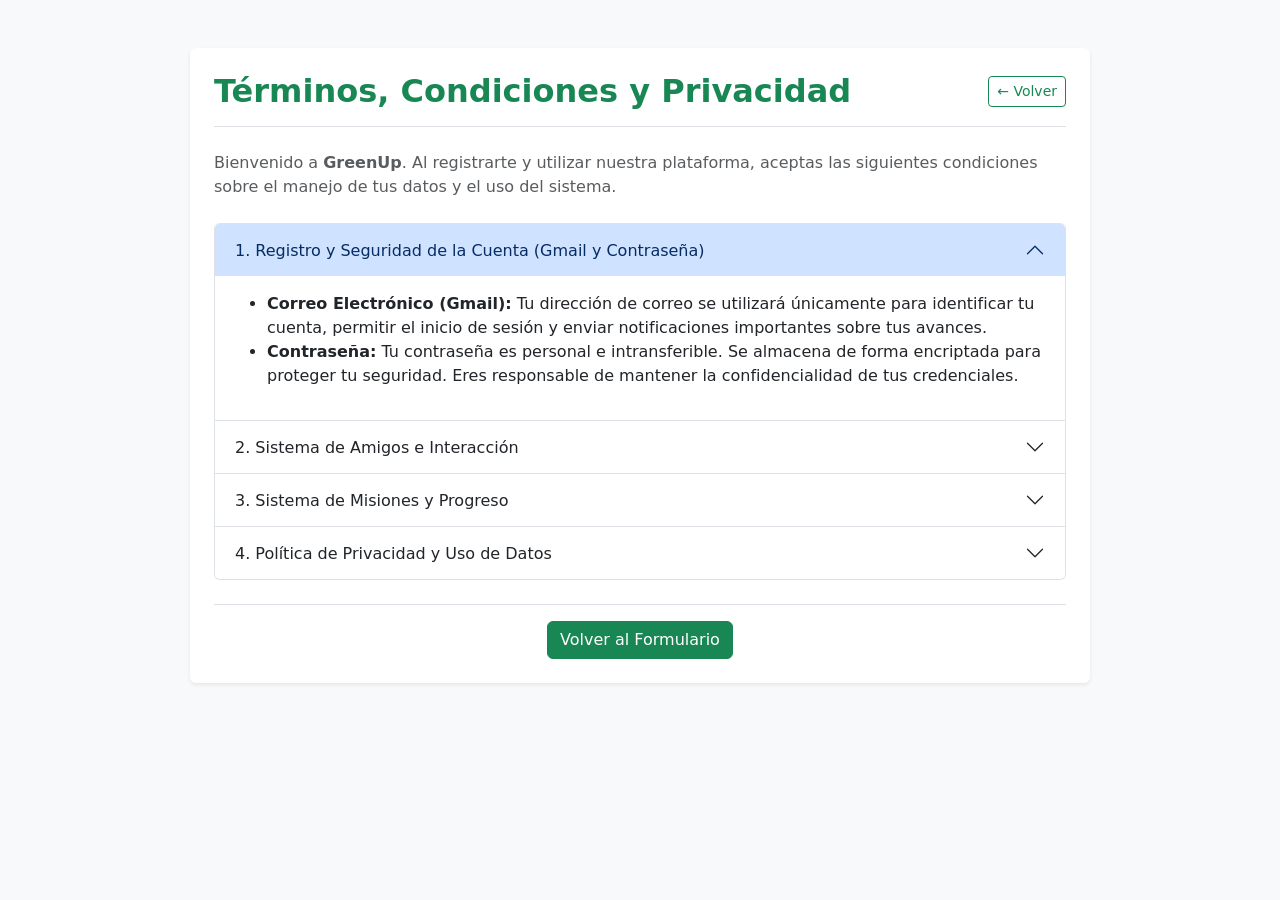
<file: Green_UpV1/terminos.html>
<!DOCTYPE html>
<html lang="es">
<head>
    <meta charset="UTF-8">
    <meta name="viewport" content="width=device-width, initial-scale=1.0">
    <title>Términos y Privacidad - GreenUp</title>
    <!-- CSS de Bootstrap -->
    <link href="https://cdn.jsdelivr.net/npm/bootstrap@5.3.0/dist/css/bootstrap.min.css" rel="stylesheet">
</head>
<body class="bg-light">

    <div class="container my-5 p-4 bg-white rounded shadow-sm" style="max-width: 900px;">
        <div class="d-flex justify-content-between align-items-center border-bottom pb-3 mb-4">
            <h2 class="text-success m-0 fw-bold">Términos, Condiciones y Privacidad</h2>
            <a href="javascript:history.back()" class="btn btn-outline-success btn-sm">← Volver</a>
        </div>

        <p class="text-muted">Bienvenido a <strong>GreenUp</strong>. Al registrarte y utilizar nuestra plataforma, aceptas las siguientes condiciones sobre el manejo de tus datos y el uso del sistema.</p>

        <!-- Acordeón con Términos -->
        <div class="accordion my-4" id="accordionGreenUp">
            
            <!-- 1. Registro y Cuenta -->
            <div class="accordion-item">
                <h2 class="accordion-header" id="headingCuenta">
                    <button class="accordion-button" type="button" data-bs-toggle="collapse" data-bs-target="#collapseCuenta" aria-expanded="true" aria-controls="collapseCuenta">
                        1. Registro y Seguridad de la Cuenta (Gmail y Contraseña)
                    </button>
                </h2>
                <div id="collapseCuenta" class="accordion-collapse collapse show" aria-labelledby="headingCuenta" data-bs-parent="#accordionGreenUp">
                    <div class="accordion-body">
                        <ul>
                            <li><strong>Correo Electrónico (Gmail):</strong> Tu dirección de correo se utilizará únicamente para identificar tu cuenta, permitir el inicio de sesión y enviar notificaciones importantes sobre tus avances.</li>
                            <li><strong>Contraseña:</strong> Tu contraseña es personal e intransferible. Se almacena de forma encriptada para proteger tu seguridad. Eres responsable de mantener la confidencialidad de tus credenciales.</li>
                        </ul>
                    </div>
                </div>
            </div>

            <!-- 2. Sistema de Amigos y Red Social -->
            <div class="accordion-item">
                <h2 class="accordion-header" id="headingAmigos">
                    <button class="accordion-button collapsed" type="button" data-bs-toggle="collapse" data-bs-target="#collapseAmigos" aria-expanded="false" aria-controls="collapseAmigos">
                        2. Sistema de Amigos e Interacción
                    </button>
                </h2>
                <div id="collapseAmigos" class="accordion-collapse collapse" aria-labelledby="headingAmigos" data-bs-parent="#accordionGreenUp">
                    <div class="accordion-body">
                        <ul>
                            <li><strong>Conexión entre usuarios:</strong> GreenUp permite agregar otros usuarios como amigos para ver el progreso mutuo en la plataforma.</li>
                            <li><strong>Visibilidad de datos:</strong> Tus amigos podrán ver tu nombre de usuario, nivel actual y el estado de tus misiones completadas. Tu correo y contraseña nunca serán visibles para otros usuarios.</li>
                            <li><strong>Convivencia respetuosa:</strong> Queda prohibido el acoso o el mal uso de las funciones de interacción social.</li>
                        </ul>
                    </div>
                </div>
            </div>

            <!-- 3. Misiones y Recompensas -->
            <div class="accordion-item">
                <h2 class="accordion-header" id="headingMisiones">
                    <button class="accordion-button collapsed" type="button" data-bs-toggle="collapse" data-bs-target="#collapseMisiones" aria-expanded="false" aria-controls="collapseMisiones">
                        3. Sistema de Misiones y Progreso
                    </button>
                </h2>
                <div id="collapseMisiones" class="accordion-collapse collapse" aria-labelledby="headingMisiones" data-bs-parent="#accordionGreenUp">
                    <div class="accordion-body">
                        <ul>
                            <li><strong>Completar Misiones:</strong> La plataforma ofrece misiones ecológicas y de aprendizaje que otorgan puntos y nivel al ser completadas.</li>
                            <li><strong>Uso Justo:</strong> El progreso en las misiones debe realizarse de forma honesta. GreenUp se reserva el derecho de reiniciar el puntaje de cuentas que utilicen métodos fraudulentos para subir de nivel.</li>
                        </ul>
                    </div>
                </div>
            </div>

            <!-- 4. Protección de Datos -->
            <div class="accordion-item">
                <h2 class="accordion-header" id="headingPrivacidad">
                    <button class="accordion-button collapsed" type="button" data-bs-toggle="collapse" data-bs-target="#collapsePrivacidad" aria-expanded="false" aria-controls="collapsePrivacidad">
                        4. Política de Privacidad y Uso de Datos
                    </button>
                </h2>
                <div id="collapsePrivacidad" class="accordion-collapse collapse" aria-labelledby="headingPrivacidad" data-bs-parent="#accordionGreenUp">
                    <div class="accordion-body">
                        <p>En cumplimiento con la <strong>Ley 25.326 de Protección de Datos Personales</strong>, tus datos están resguardados y no serán compartidos, cedidos ni vendidos a terceros con fines comerciales. Puedes solicitar la eliminación completa de tu cuenta y datos en cualquier momento.</p>
                    </div>
                </div>
            </div>

        </div>

        <div class="text-center mt-4 pt-3 border-top">
            <a href="javascript:history.back()" class="btn btn-success">Volver al Formulario</a>
        </div>
    </div>

    <!-- JS de Bootstrap -->
    <script src="https://cdn.jsdelivr.net/npm/bootstrap@5.3.0/dist/js/bootstrap.bundle.min.js"></script>
</body>
</html>
</file>
